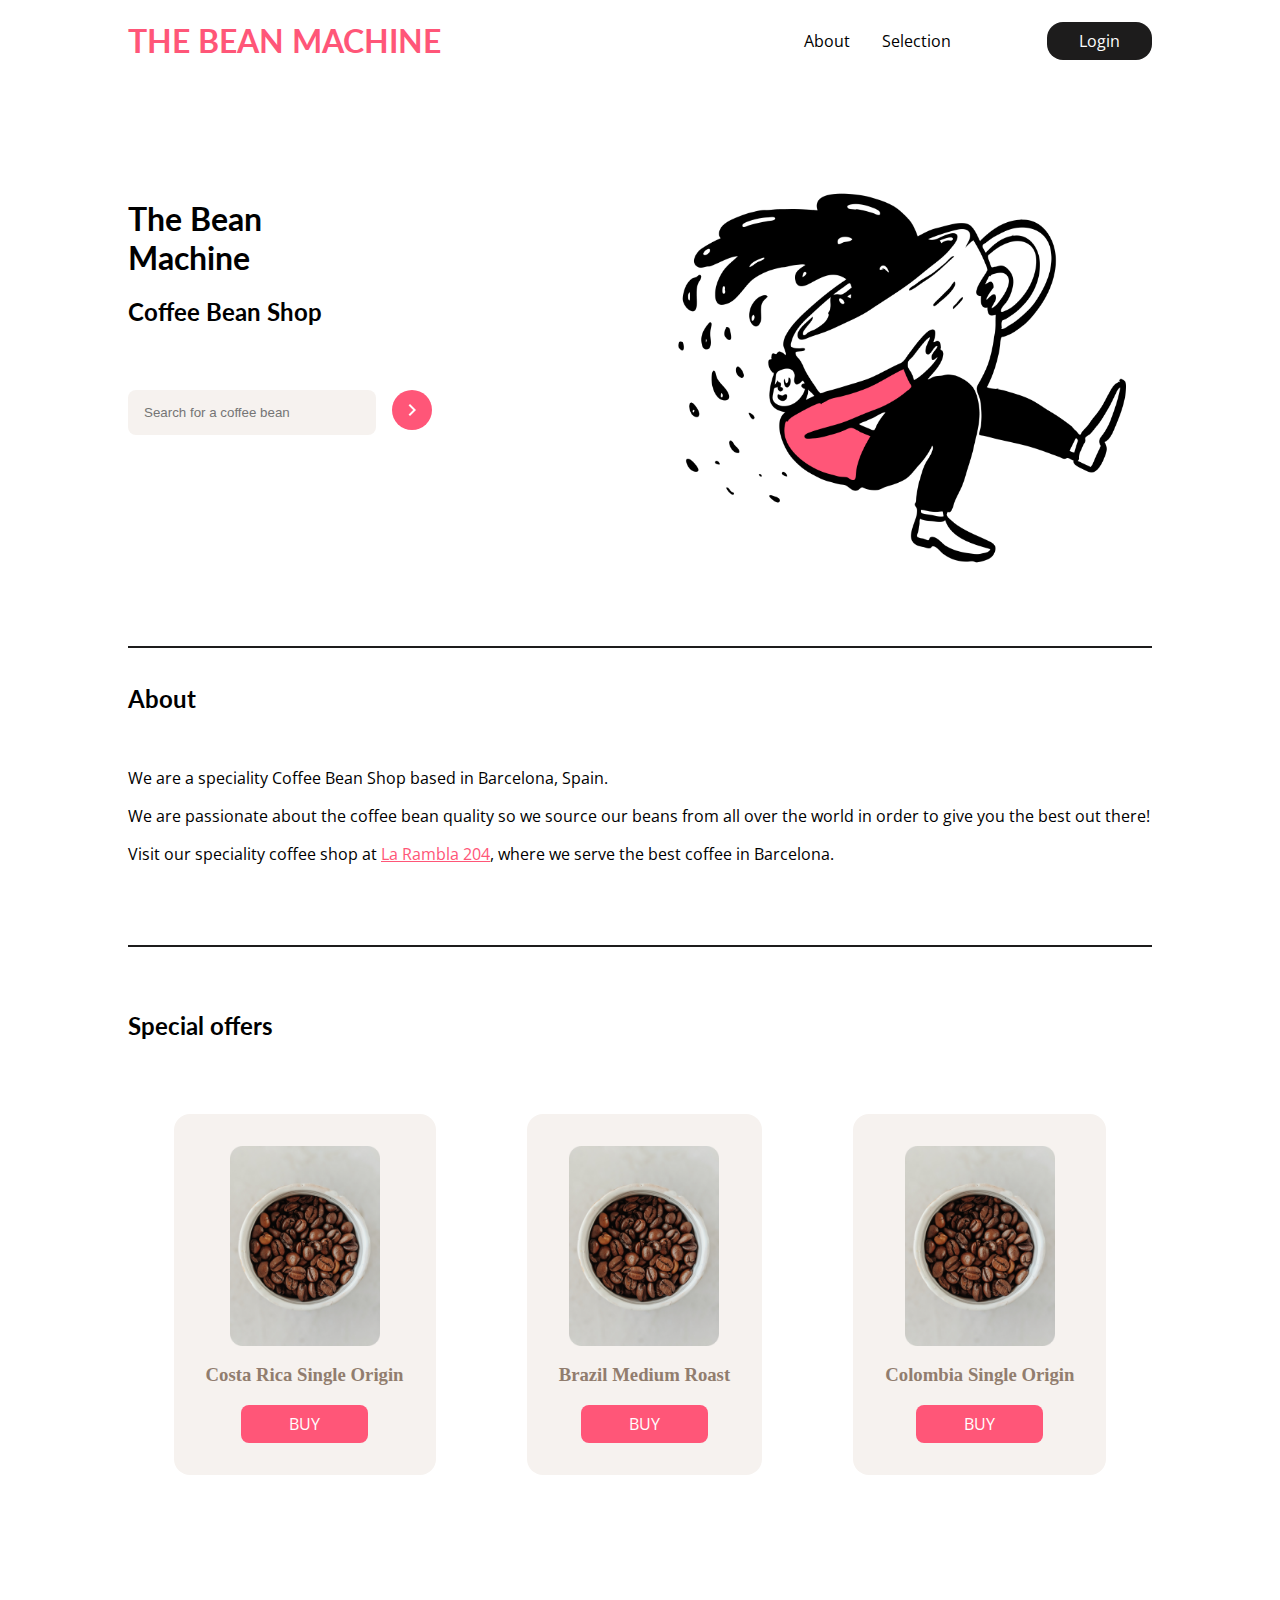
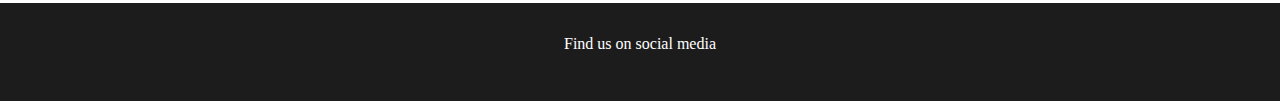
<file: index.html>
<!DOCTYPE html>
<html lang="en">
<head>
  <meta charset="UTF-8">
  <meta http-equiv="X-UA-Compatible" content="IE=edge">
  <meta name="viewport" content="width=device-width, initial-scale=1.0">
  <link rel="stylesheet" href="./style.css" >
  <link rel="preconnect" href="https://fonts.googleapis.com">
  <link rel="preconnect" href="https://fonts.gstatic.com" crossorigin>
  <link href="https://fonts.googleapis.com/css2?family=Lato&family=Open+Sans&display=swap" rel="stylesheet">
  <link href="https://fonts.googleapis.com/css2?family=Lato&family=Open+Sans&display=swap" rel="stylesheet">
  <link rel="stylesheet" href="https://pro.fontawesome.com/releases/v5.10.0/css/all.css" integrity="sha384-AYmEC3Yw5cVb3ZcuHtOA93w35dYTsvhLPVnYs9eStHfGJvOvKxVfELGroGkvsg+p" crossorigin="anonymous"/>
  <link rel="stylesheet" href="./selection.html" >
  <title>The Bean Machine</title>
</head>
<body>
<nav> 
  <div class="container container-nav">
    <div>
      <a class="homebuttonlink" href="#"><h1 class="homebutton">THE BEAN MACHINE</h1></a>
    </div>
    <div class="container-nav-right">
      <div class="item item-about"><a class="aboutselectionlink" href="#">About</a></div>
      <div class="item item-selection"><a class="aboutselectionlink" href="./selection.html">Selection</a></div>
      <div class="item item-login"><a class="loginlink" href="#">Login</a></div>
    </div>    
  </div>
</nav>
                                                                            

<main>
  <div class="container container-main-search">
    <div class="main-search-left">  
        <h1 class="thebeanmachine">The Bean <br> Machine</h1>
        <h2>Coffee Bean Shop</h2>
      <div class="search-element">
        <input class="search-bar" type="text" placeholder="Search for a coffee bean"> 
        <a href="#"><img class="search-img" src="/assets/arrow_right.png"></a>
      </div>
    </div>
    <div class="main-search-right">
      <img width="500px" height="400px" src="/assets/illustration.png">
    </div>
  </div>                                  





  <div class="container container-main-about">
      <h2>About</h2>
    <br>
      <p>We are a speciality Coffee Bean Shop based in Barcelona, Spain.</p>
      <p>We are passionate about the coffee bean quality so we source our beans from all over the world in order to give you the best out there!</p>
      <p>Visit our speciality coffee shop at <a class="ramblalink" href="https://www.google.com/maps/place/La+Rambla,+204,+08002+Barcelona,+Spanien/data=!4m2!3m1!1s0x12a4a25709160cb9:0xdc88f7a4eb4ad77d?sa=X&ved=2ahUKEwit8MTX9oP1AhWPqaQKHSTcAIgQ8gF6BAggEAE">La Rambla 204</a>, where we serve the best coffee in Barcelona.</p>
  </div>




  <h2 class="container ">Special offers</h2>
  <div class="container container-main-special">
    <div class="bean">
      <img class="bean-img" src="/assets/coffee_beans.png"><h3 class="bean-topic">Costa Rica Single Origin</h3><a  class="buy" href="#">BUY</a>
    </div>
    <div class="bean">
      <img class="bean-img" src="/assets/coffee_beans.png"><h3 class="bean-topic">Brazil Medium Roast</h3><a  class="buy" href="#">BUY</a>
    </div>
    <div class="bean">
      <img class="bean-img" src="/assets/coffee_beans.png"><h3 class="bean-topic">Colombia Single Origin</h3><a class="buy" href="#">BUY</a>
    </div>
  </div>


</main>

                                                                                    
<footer>
  <div class="container-footer">
    <div class="footer-p">
      Find us on social media
    </div>
    <div class="footer-i">
      <div class="icon"><a class="a-icon" href="#"><i class="fab fa-github"></i></a></div>
      <div class="icon"><a class="a-icon" href="#"><i class="fab fa-twitter"></i></a></div>
      <div class="icon"><a class="a-icon" href="#"><i class="fab fa-facebook"></i></a></div>
    </div>
  </div>  
</footer> 

  
</body>
</html>
</file>
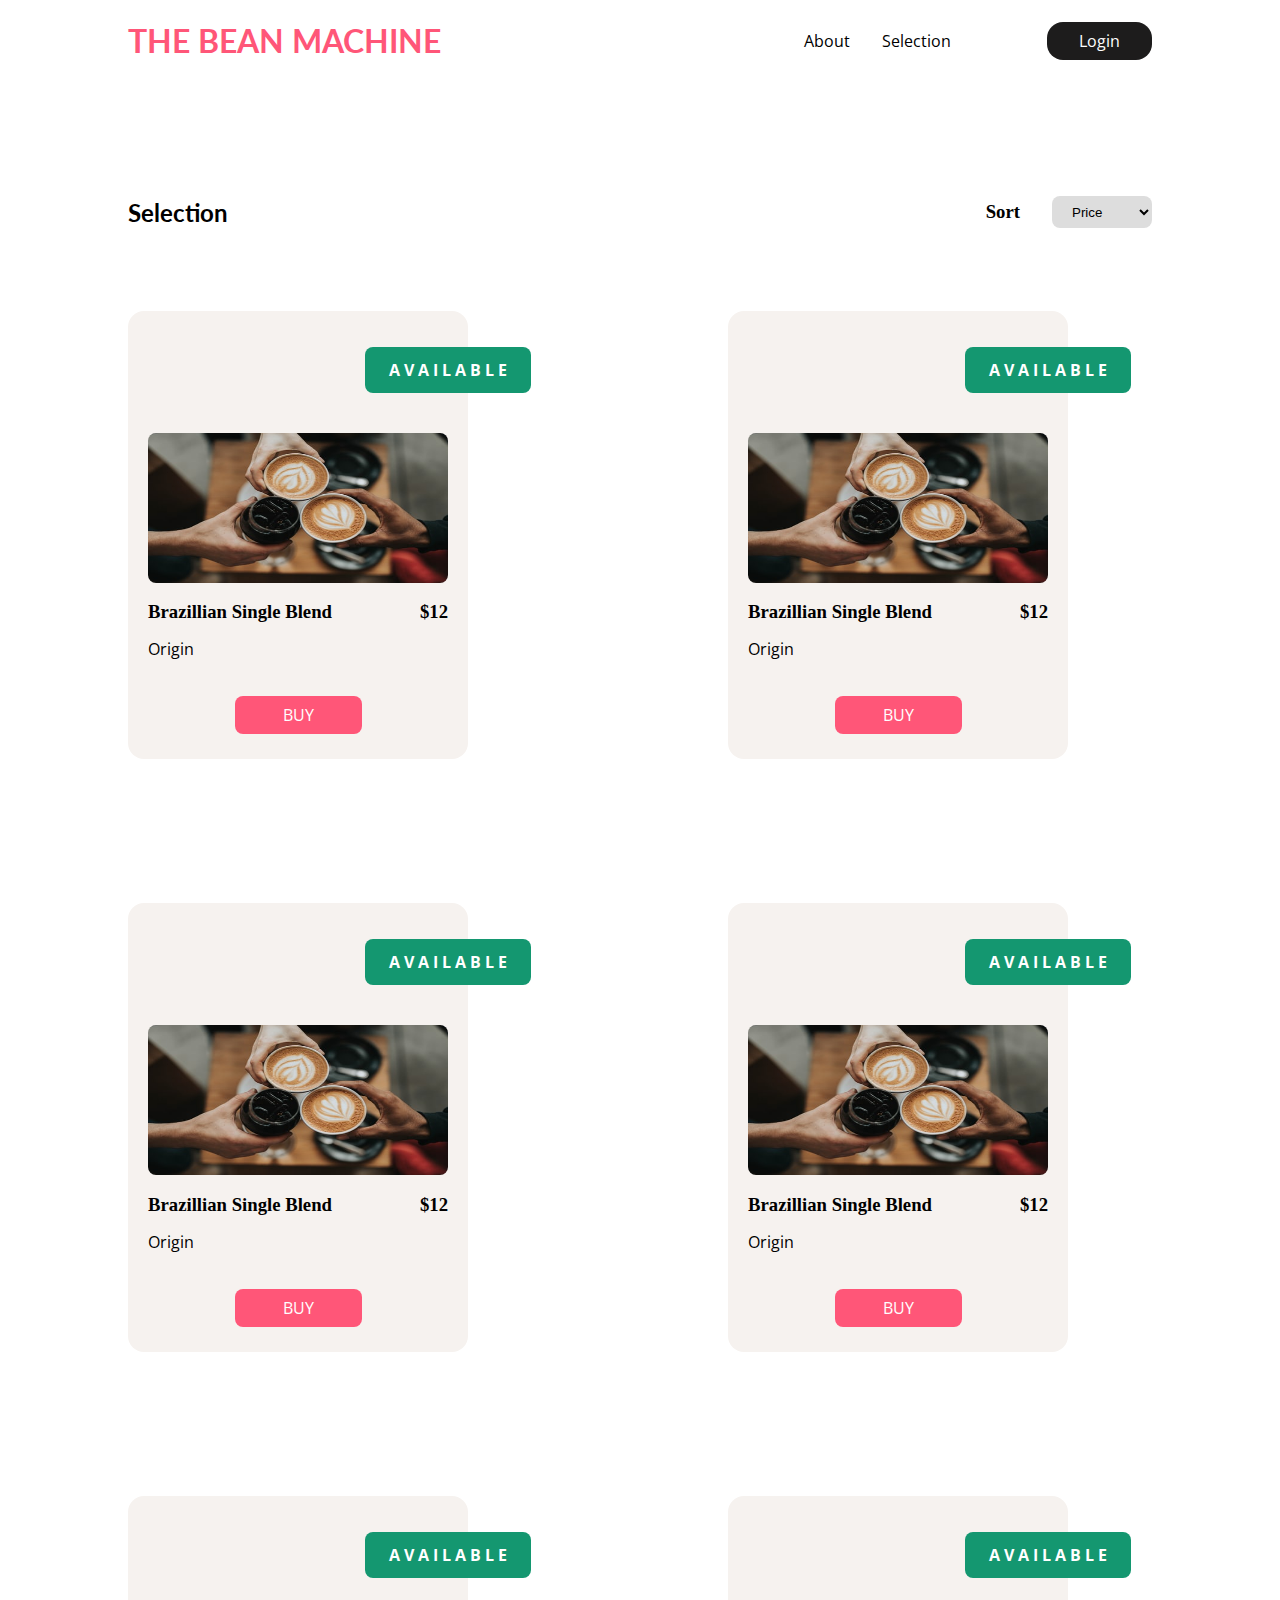
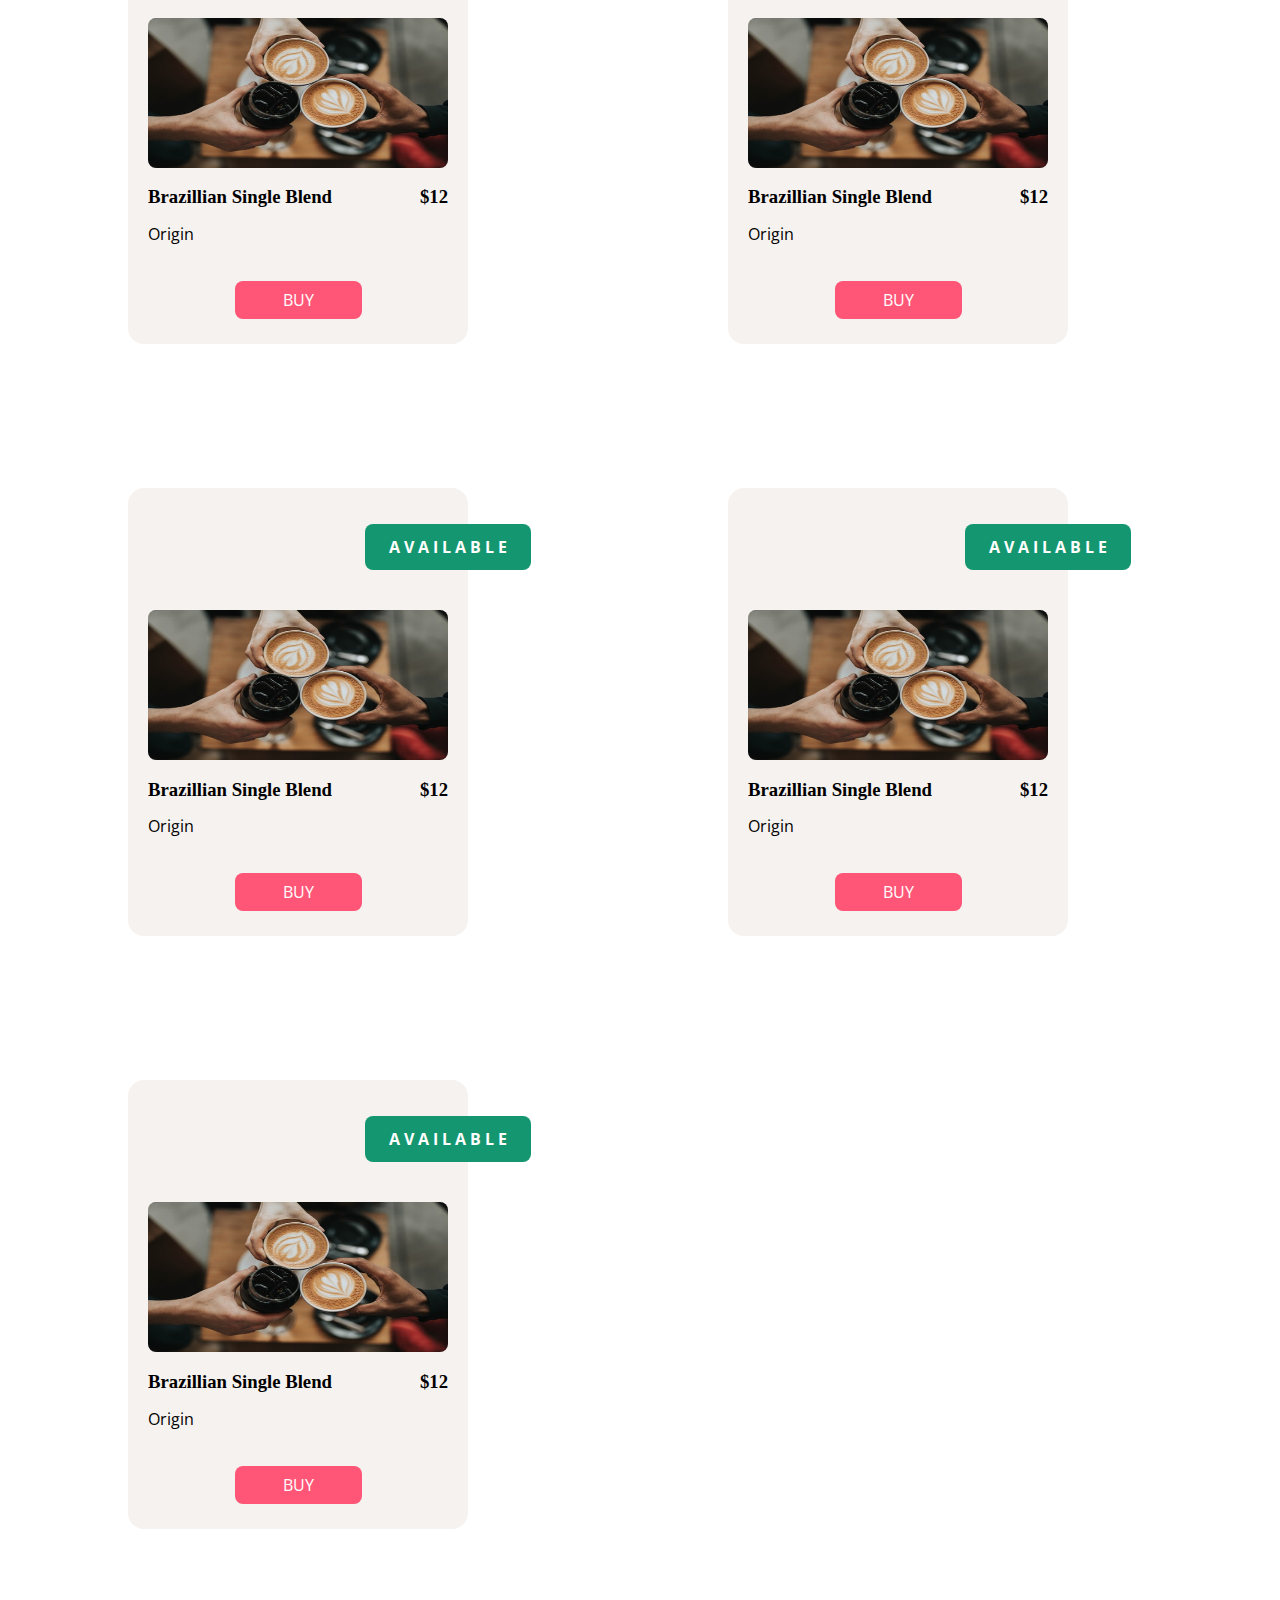
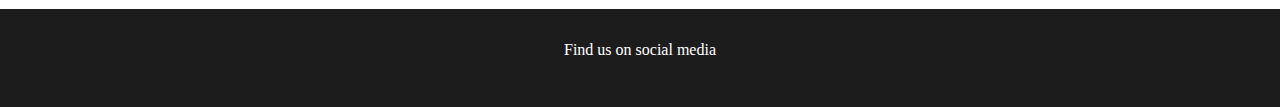
<file: selection.html>
<!DOCTYPE html>

<html lang="en">

<head>
  
  <meta charset="UTF-8">
  <meta http-equiv="X-UA-Compatible" content="IE=edge">
  <meta name="viewport" content="width=device-width, initial-scale=1.0">
  <link rel="stylesheet" href="./style.css" >
  <link rel="preconnect" href="https://fonts.googleapis.com">
  <link rel="preconnect" href="https://fonts.gstatic.com" crossorigin>
  <link href="https://fonts.googleapis.com/css2?family=Lato&family=Open+Sans&display=swap" rel="stylesheet">
  <link href="https://fonts.googleapis.com/css2?family=Lato&family=Open+Sans&display=swap" rel="stylesheet">
  <link rel="stylesheet" href="https://pro.fontawesome.com/releases/v5.10.0/css/all.css" integrity="sha384-AYmEC3Yw5cVb3ZcuHtOA93w35dYTsvhLPVnYs9eStHfGJvOvKxVfELGroGkvsg+p" crossorigin="anonymous"/>
  <link rel="stylesheet" href="./index.html">
  <title>The Bean Machine - Selection</title>

</head>

<nav> 
  <div class="container container-nav">
    <div>
      <a class="homebuttonlink" href="./index.html"><h1 class="homebutton">THE BEAN MACHINE</h1></a>
    </div>
    <div class="container-nav-right">
      <div class="item item-about"><a class="aboutselectionlink" href="#">About</a></div>
      <div class="item item-selection"><a class="aboutselectionlink" href="./selection.html">Selection</a></div>
      <div class="item item-login"><a class="loginlink" href="#">Login</a></div>
    </div>    
  </div>
</nav>








<main>
  
  <div class="container container-main-selection">
      <div>
        <h2>Selection</h2>
      </div>
      <div class="container-selection-right">
        <div class="container-selection-sort">
          <h3>Sort</h3>
        </div>
        <div>
          <select name="price" id="price-sort">
            <option value="price">Price</option>
            <option value="lowest">Lowest</option>
            <option value="highest">Highest</option>
          </select>
        </div>      
      </div>
  </div>

<div class="container container-selection-cards">


  <div class="selection-card">
    <div class="item-card-1">
      <p class="item-card-1-style">A V A I L A B L E</p>
    </div>
    <div class="item-card-2">
      <img class="item-card-2-style" src="/assets/three_person_holding_coffee_cups.jpeg" alt="">
    </div>
    <div class="item-card-3">
      <div>
      <h3>Brazillian Single Blend</h3>
      </div>
      <div>
      <h3>$12</h3>
      </div>
    </div>
    <div class="item-card-4">
      <p>Origin</p>
    </div>
    <div class="item-card-5">
      <a class="item-card-5-style" href="#">BUY</a>
    </div>
  </div>


  <div class="selection-card">
    <div class="item-card-1">
      <p class="item-card-1-style">A V A I L A B L E</p>
    </div>
    <div class="item-card-2">
      <img class="item-card-2-style" src="/assets/three_person_holding_coffee_cups.jpeg" alt="">
    </div>
    <div class="item-card-3">
      <div>
      <h3>Brazillian Single Blend</h3>
      </div>
      <div>
      <h3>$12</h3>
      </div>
    </div>
    <div class="item-card-4">
      <p>Origin</p>
    </div>
    <div class="item-card-5">
      <a class="item-card-5-style" href="#">BUY</a>
    </div>
  </div>

  <div class="selection-card">
    <div class="item-card-1">
      <p class="item-card-1-style">A V A I L A B L E</p>
    </div>
    <div class="item-card-2">
      <img class="item-card-2-style" src="/assets/three_person_holding_coffee_cups.jpeg" alt="">
    </div>
    <div class="item-card-3">
      <div>
      <h3>Brazillian Single Blend</h3>
      </div>
      <div>
      <h3>$12</h3>
      </div>
    </div>
    <div class="item-card-4">
      <p>Origin</p>
    </div>
    <div class="item-card-5">
      <a class="item-card-5-style" href="#">BUY</a>
    </div>
  </div>

  <div class="selection-card">
    <div class="item-card-1">
      <p class="item-card-1-style">A V A I L A B L E</p>
    </div>
    <div class="item-card-2">
      <img class="item-card-2-style" src="/assets/three_person_holding_coffee_cups.jpeg" alt="">
    </div>
    <div class="item-card-3">
      <div>
      <h3>Brazillian Single Blend</h3>
      </div>
      <div>
      <h3>$12</h3>
      </div>
    </div>
    <div class="item-card-4">
      <p>Origin</p>
    </div>
    <div class="item-card-5">
      <a class="item-card-5-style" href="#">BUY</a>
    </div>
  </div>


  <div class="selection-card">
    <div class="item-card-1">
      <p class="item-card-1-style">A V A I L A B L E</p>
    </div>
    <div class="item-card-2">
      <img class="item-card-2-style" src="/assets/three_person_holding_coffee_cups.jpeg" alt="">
    </div>
    <div class="item-card-3">
      <div>
      <h3>Brazillian Single Blend</h3>
      </div>
      <div>
      <h3>$12</h3>
      </div>
    </div>
    <div class="item-card-4">
      <p>Origin</p>
    </div>
    <div class="item-card-5">
      <a class="item-card-5-style" href="#">BUY</a>
    </div>
  </div>

  <div class="selection-card">
    <div class="item-card-1">
      <p class="item-card-1-style">A V A I L A B L E</p>
    </div>
    <div class="item-card-2">
      <img class="item-card-2-style" src="/assets/three_person_holding_coffee_cups.jpeg" alt="">
    </div>
    <div class="item-card-3">
      <div>
      <h3>Brazillian Single Blend</h3>
      </div>
      <div>
      <h3>$12</h3>
      </div>
    </div>
    <div class="item-card-4">
      <p>Origin</p>
    </div>
    <div class="item-card-5">
      <a class="item-card-5-style" href="#">BUY</a>
    </div>
  </div>

  <div class="selection-card">
    <div class="item-card-1">
      <p class="item-card-1-style">A V A I L A B L E</p>
    </div>
    <div class="item-card-2">
      <img class="item-card-2-style" src="/assets/three_person_holding_coffee_cups.jpeg" alt="">
    </div>
    <div class="item-card-3">
      <div>
      <h3>Brazillian Single Blend</h3>
      </div>
      <div>
      <h3>$12</h3>
      </div>
    </div>
    <div class="item-card-4">
      <p>Origin</p>
    </div>
    <div class="item-card-5">
      <a class="item-card-5-style" href="#">BUY</a>
    </div>
  </div>


  <div class="selection-card">
    <div class="item-card-1">
      <p class="item-card-1-style">A V A I L A B L E</p>
    </div>
    <div class="item-card-2">
      <img class="item-card-2-style" src="/assets/three_person_holding_coffee_cups.jpeg" alt="">
    </div>
    <div class="item-card-3">
      <div>
      <h3>Brazillian Single Blend</h3>
      </div>
      <div>
      <h3>$12</h3>
      </div>
    </div>
    <div class="item-card-4">
      <p>Origin</p>
    </div>
    <div class="item-card-5">
      <a class="item-card-5-style" href="#">BUY</a>
    </div>
  </div>

  <div class="selection-card">
    <div class="item-card-1">
      <p class="item-card-1-style">A V A I L A B L E</p>
    </div>
    <div class="item-card-2">
      <img class="item-card-2-style" src="/assets/three_person_holding_coffee_cups.jpeg" alt="">
    </div>
    <div class="item-card-3">
      <div>
      <h3>Brazillian Single Blend</h3>
      </div>
      <div>
      <h3>$12</h3>
      </div>
    </div>
    <div class="item-card-4">
      <p>Origin</p>
    </div>
    <div class="item-card-5">
      <a class="item-card-5-style" href="#">BUY</a>
    </div>
  </div>
</div>
</main>









<footer>
  <div class="container-footer">
    <div class="footer-p">
      Find us on social media
    </div>
    <div class="footer-i">
      <div class="icon"><a class="a-icon" href="#"><i class="fab fa-github"></i></a></div>
      <div class="icon"><a class="a-icon" href="#"><i class="fab fa-twitter"></i></a></div>
      <div class="icon"><a class="a-icon" href="#"><i class="fab fa-facebook"></i></a></div>
    </div>
  </div>  
</footer>
</file>
<file: style.css>
h1, h2 {
  font-family: 'Lato', sans-serif;
}

p, a {
  font-family: 'Open Sans', sans-serif;
}

.optional{
  display: none;
}
html,
body {
  margin: 0;
  padding: 0;
}

.container {
  margin: 0 auto;
  width: 80%;
}

.homebuttonlink {
  color: #FF5678;
  text-decoration: none;
}

.aboutselectionlink {
  text-decoration: none;
  color: black;
}


.loginlink {
  color: white;
  text-decoration: none;
}


.container-nav {
  display: flex;
  justify-content: space-between;
  align-items: center;
  
}

.container-nav-right {
  display: flex;
  justify-content: space-around;
  align-items: center;
  flex-direction: row;
  
}

.item-login {
  color: white;
  background-color: #1D1C1C;
  padding: 8px 32px;
  border-radius: 16px;
  margin-left: 96px;
}

.item-selection {
  margin-left: 32px;
}
.container-main-search {
  border-bottom: solid #1D1C1C 2px;
  display: flex;
  justify-content: space-between;
  flex-direction: row;
  padding-bottom: 64px;
  padding-top: 96px;
}


.thebeanmachine {
  margin-bottom: 1px;
}
  


.container-main-about {
  border-bottom: solid #1D1C1C 2px;
  margin-bottom: 64px;
  padding-bottom: 64px;
  padding-top: 16px;
}

.ramblalink {
  color: #FF5678;
}

.container-main-special {
  display: flex;
  justify-content: space-around;
  flex-direction: row;
  flex-wrap:wrap;
  align-items: center;
  margin-top: 64px;
  margin-bottom: 128px;
}


.bean {
  background-color: #F6F2EF;
  padding: 32px;
  border-radius: 16px;
  display: flex;
  flex-direction: column;
  align-items: center;
  margin-top:10px;
}

.bean-img {
  width: 150px;
  height: 200px;
}

.search-img {
  background-color: #FF5678;
  height: 24px;
  width: 24px;
  border-radius: 50%;
  padding: 8px;
  margin-left: 16px;
}

.search-bar {
  color: #917D6E;
  background-color: #F6F2EF;
  width: 230px;
  border-radius: 8px;
  padding-left: 16px;
  border: none;
}

.search-element {
  display: flex;
  margin-top: 64px;
}

.buy {
  background-color: #FF5678;
  color: white;
  padding: 8px 48px;
  border-radius: 8px;
  text-decoration: none;
  
}

.bean-topic {
  color: #917D6E;
}

.container-footer {
  background-color: #1D1C1C;
  color: white;
  display: flex;
  flex-direction: column;
  justify-content: center;
  align-items: center;
  padding: 32px 32px;
}

.footer-p {
  margin-bottom: 16px;
}

.footer-i {
  display: flex;
  justify-content: space-between;
}

.icon {
  margin: 0px 8px;
  font-size: 24px;
}

.a-icon {
  text-decoration: none;
  color: white;
}


.container-main-selection {
  display: flex;
  justify-content: space-between;
  margin-top: 96px;
}

.container-selection-right {
  display: flex;
  align-content: center;
  align-items: center;
}

.container-selection-sort {
  margin-right: 32px;
}

.container-selection-cards {
  display: flex;
  flex-direction: row;
  flex-wrap: wrap;
  justify-content: space-between;
}

.selection-card {
  background-color: #F6F2EF;
  border-radius: 16px;
  display: flex;
  flex-direction: column;
  max-width: 400px;
  margin-top: 64px;
  margin-bottom: 80px;
  height: auto;
  margin-right: 84px;
}

.item-card-2, .item-card-5, .item-card-1 {
  display: flex;
  justify-content: center;
}

.item-card-3 {
  display: flex;
  justify-content: space-between;
}

.item-card-1-style {
  background-color: #149770;
  color: white;
  padding: 12px 24px;
  border-radius: 8px;
  font-weight: bold;
}

.item-card-2-style {
  height: 150px;
  width: 300px;
  border-radius: 8px;
}

.item-card-5-style {
  background-color: #FF5678;
  color: white;
  padding: 8px 48px;
  border-radius: 8px;
  text-decoration: none;
}

.item-card-1 {
  position: relative;
  left: 150px;
  margin-top: 20px;
  margin-bottom: 24px;
}

.item-card-5 {
  margin-bottom: 25px;
}

.item-card-4, .item-card-3 {
  margin-left: 20px;
  margin-right: 20px;
  min-width: 300px;
}

.item-card-4 {
  position: relative;
  bottom: 20px;
}

  
#price-sort {
  width: 100px;
  height: 32px;
  border-radius: 8px;
  border: none;
  padding: 8px 16px;
  background-color: rgb(221, 221, 221);
  }
</file>
